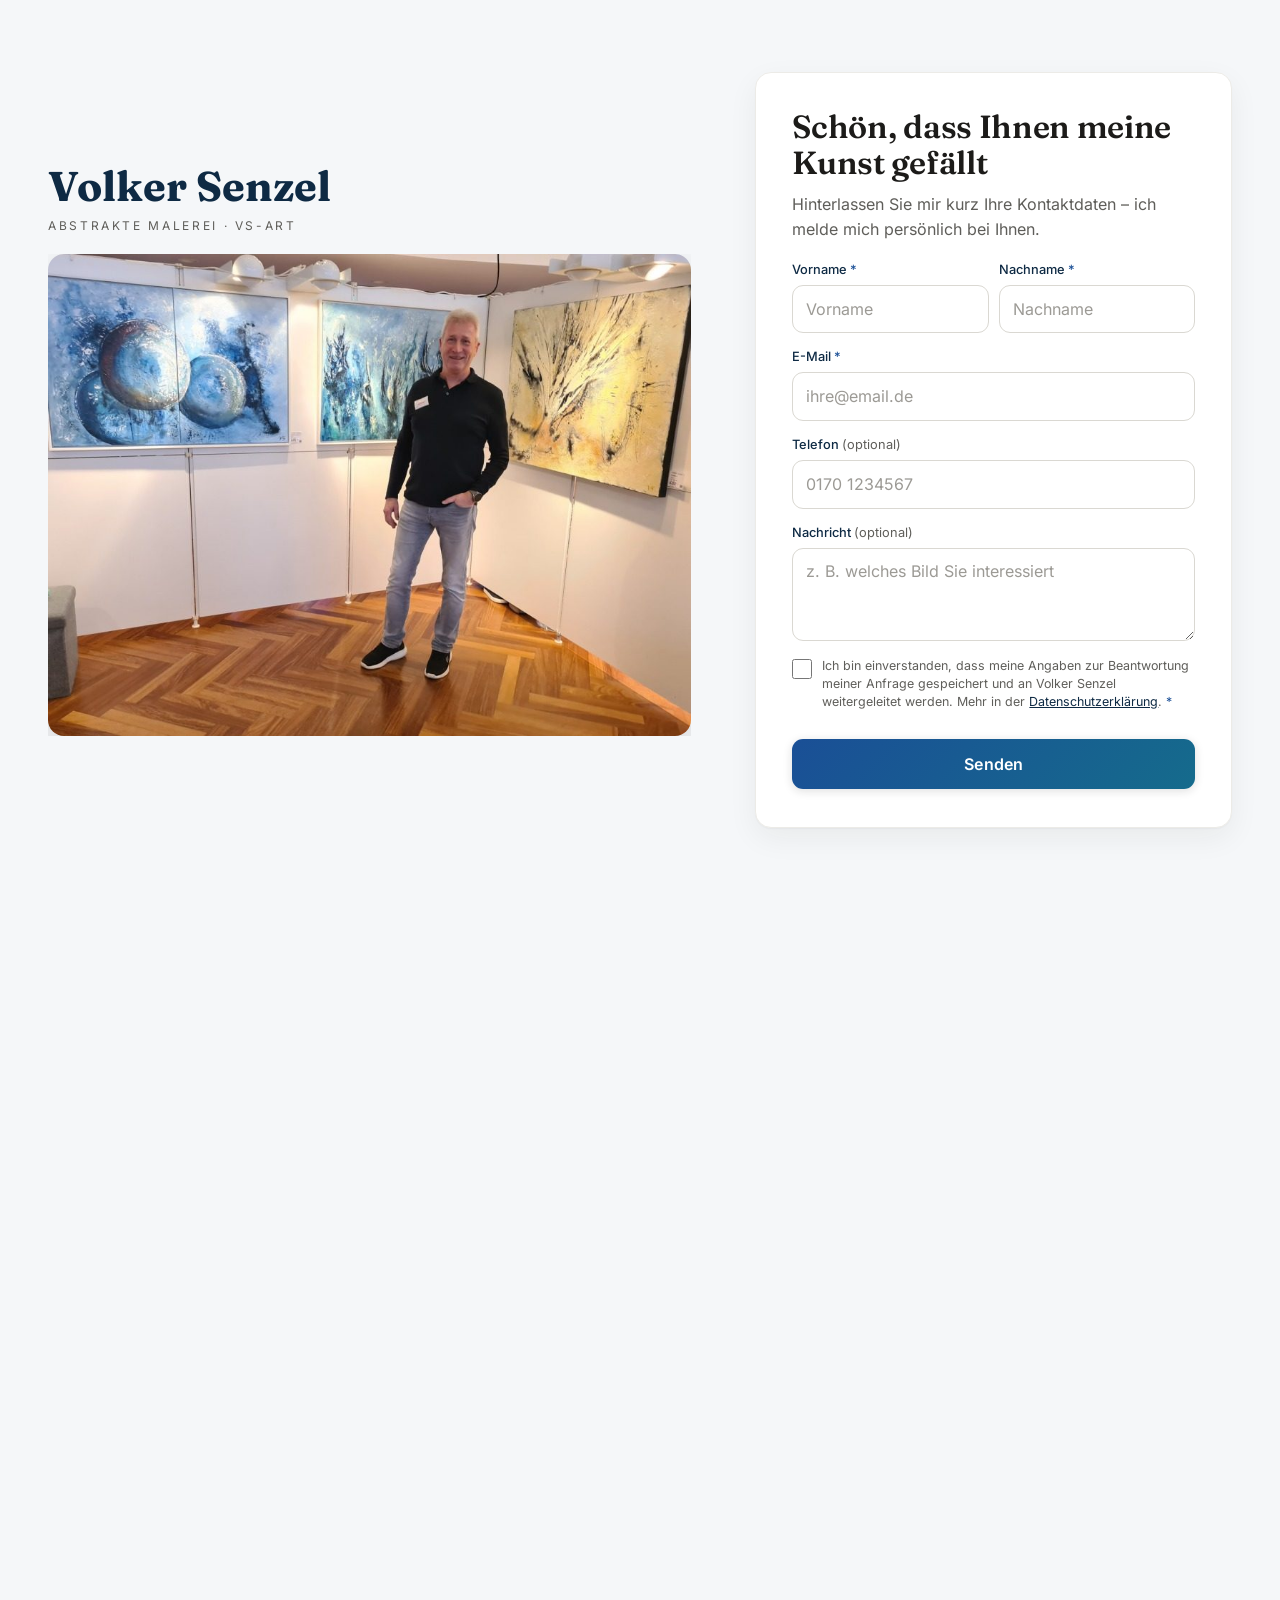
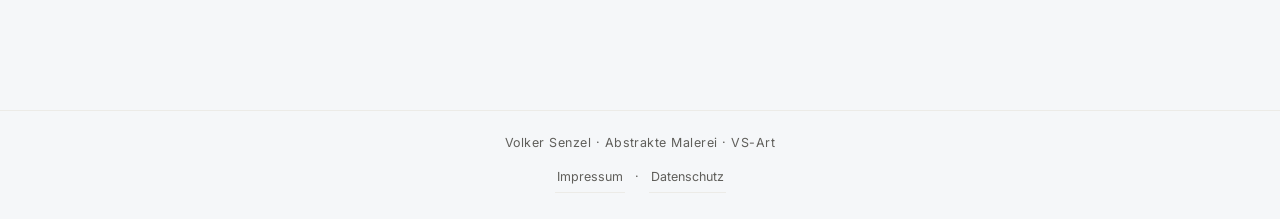
<file: index.html>
<!DOCTYPE html>
<html lang="de" class="no-js">
<head>
<meta charset="UTF-8">
<meta name="viewport" content="width=device-width, initial-scale=1, viewport-fit=cover">
<meta http-equiv="Content-Security-Policy" content="default-src 'none'; img-src 'self'; style-src 'self'; font-src 'self'; script-src 'self'; connect-src https://script.google.com https://script.googleusercontent.com; form-action 'none'; base-uri 'none'; upgrade-insecure-requests">
<meta name="referrer" content="strict-origin-when-cross-origin">
<title>Volker Senzel – Abstrakte Malerei · VS-Art | Kontakt</title>
<meta name="description" content="Interesse an der Kunst von Volker Senzel? Hinterlassen Sie hier Ihre Kontaktdaten.">
<meta name="theme-color" content="#F5F7F9">
<meta name="robots" content="noindex, nofollow">
<meta property="og:title" content="Volker Senzel – Kontakt">
<meta property="og:description" content="Interesse an der Kunst von Volker Senzel? Hinterlassen Sie hier Ihre Kontaktdaten.">
<meta property="og:image" content="https://kontaktseite.github.io/volker-senzel/hero.jpg">
<meta property="og:type" content="website">
<link rel="icon" href="logo.png">
<link rel="preload" href="fraunces-latin-600-normal.woff2" as="font" type="font/woff2" crossorigin>
<link rel="preload" href="inter-latin-400-normal.woff2" as="font" type="font/woff2" crossorigin>
<link rel="stylesheet" href="style.css">
<script src="script.js" defer></script>
</head>
<body>

<div class="stage">

  <!-- ===== Linke Spalte (Desktop) / oben (Handy) ===== -->
  <div class="col col-art">
    <header class="brand">
      <p class="brand-name">Volker Senzel</p>
      <p class="brand-sub">Abstrakte Malerei · VS-Art</p>
    </header>

    <figure class="hero">
      <img src="hero.jpg" alt="Volker Senzel in seiner Ausstellung vor seinen Bildern" fetchpriority="high" decoding="async" width="900" height="675">
    </figure>
  </div>

  <!-- ===== Rechte Spalte (Desktop) / darunter (Handy) ===== -->
  <div class="col col-form">
    <div class="card" id="card">

      <div id="formView">
        <h1>Schön, dass Ihnen meine Kunst gefällt</h1>
        <p class="lead">Hinterlassen Sie mir kurz Ihre Kontaktdaten – ich melde mich persönlich bei Ihnen.</p>

        <form id="contactForm" novalidate>
          <div class="row">
            <div class="field">
              <label for="vorname">Vorname <span class="req" aria-hidden="true">*</span></label>
              <input type="text" id="vorname" name="vorname" required autocomplete="given-name" maxlength="80" placeholder="Vorname" aria-describedby="err-vorname">
              <p class="error" id="err-vorname" role="alert"></p>
            </div>
            <div class="field">
              <label for="nachname">Nachname <span class="req" aria-hidden="true">*</span></label>
              <input type="text" id="nachname" name="nachname" required autocomplete="family-name" maxlength="80" placeholder="Nachname" aria-describedby="err-nachname">
              <p class="error" id="err-nachname" role="alert"></p>
            </div>
          </div>

          <div class="field">
            <label for="email">E-Mail <span class="req" aria-hidden="true">*</span></label>
            <input type="email" id="email" name="email" required inputmode="email" autocomplete="email" maxlength="254" placeholder="ihre@email.de" aria-describedby="err-email">
            <p class="error" id="err-email" role="alert"></p>
          </div>

          <div class="field">
            <label for="telefon">Telefon <span class="opt">(optional)</span></label>
            <input type="tel" id="telefon" name="telefon" inputmode="tel" autocomplete="tel" maxlength="30" placeholder="0170 1234567" aria-describedby="err-telefon">
            <p class="error" id="err-telefon" role="alert"></p>
          </div>

          <div class="field">
            <label for="nachricht">Nachricht <span class="opt">(optional)</span></label>
            <textarea id="nachricht" name="nachricht" rows="3" maxlength="2000" placeholder="z. B. welches Bild Sie interessiert"></textarea>
          </div>

          <div class="field consent">
            <label class="check" for="einwilligung">
              <input type="checkbox" id="einwilligung" name="einwilligung" required aria-describedby="err-einwilligung">
              <span>Ich bin einverstanden, dass meine Angaben zur Beantwortung meiner Anfrage gespeichert und an Volker Senzel weitergeleitet werden. Mehr in der <a href="datenschutz.html" target="_blank" rel="noopener">Datenschutzerklärung</a>. <span class="req" aria-hidden="true">*</span></span>
            </label>
            <p class="error" id="err-einwilligung" role="alert"></p>
          </div>

          <!-- Honeypot gegen Spam-Bots: für Menschen unsichtbar -->
          <div class="hp" aria-hidden="true"><label>Website (bitte leer lassen) <input type="text" name="website" tabindex="-1" autocomplete="off"></label></div>

          <button type="submit" class="btn-send" id="submitBtn">
            <span class="btn-label">Senden</span>
            <span class="spinner" aria-hidden="true"></span>
          </button>

          <p class="wait" id="waitNote" hidden>Einen Moment noch, Ihre Anfrage wird übertragen …</p>
          <p class="error form-error" id="err-form" role="alert"></p>
        </form>
      </div>

      <!-- Erfolgs-Ansicht -->
      <div id="successView" class="success" hidden tabindex="-1">
        <svg class="check" viewBox="0 0 52 52" aria-hidden="true">
          <circle class="check-circle" cx="26" cy="26" r="23" fill="none"/>
          <path class="check-mark" fill="none" d="M15 27 l7.5 7.5 L38 19"/>
        </svg>
        <h2>Nachricht erfolgreich gesendet!</h2>
        <p class="lead">Vielen Dank. Ich melde mich in Kürze bei Ihnen.</p>
        <div class="social-mount" id="successSocial"></div>
        <img class="success-logo" src="logo.png" alt="Logo von Volker Senzel" loading="lazy" decoding="async">
      </div>

    </div>
  </div>
</div>

<!-- ===== Werke ===== -->
<section class="section reveal" id="werke" aria-labelledby="werke-title">
  <h2 id="werke-title">Werke</h2>
  <ul class="works" id="werkeListe">
    <li class="work">
      <button type="button" class="work-open" data-src="werk-1.jpg" data-title="Blue Star" data-info="Mixed Media auf XL-Leinwand, 100 × 100 cm" aria-label="Blue Star – Werk von Volker Senzel groß anzeigen"><img src="werk-1.jpg" alt="Blue Star – Werk von Volker Senzel" width="900" height="894" loading="lazy" decoding="async"></button>
      <p class="work-title">Blue Star</p>
      <p class="work-info">Mixed Media auf XL-Leinwand, 100 × 100 cm</p>
    </li>
    <li class="work">
      <button type="button" class="work-open" data-src="werk-2.jpg" data-title="Deep Water" data-info="Mixed Media auf XL-Leinwand, 90 × 90 cm" aria-label="Deep Water – Werk von Volker Senzel groß anzeigen"><img src="werk-2.jpg" alt="Deep Water – Werk von Volker Senzel" width="900" height="907" loading="lazy" decoding="async"></button>
      <p class="work-title">Deep Water</p>
      <p class="work-info">Mixed Media auf XL-Leinwand, 90 × 90 cm</p>
    </li>
    <li class="work">
      <button type="button" class="work-open" data-src="werk-3.jpg" data-title="Magic Fire" data-info="Mixed Media auf XL-Leinwand, 100 × 100 cm" aria-label="Magic Fire – Werk von Volker Senzel groß anzeigen"><img src="werk-3.jpg" alt="Magic Fire – Werk von Volker Senzel" width="900" height="907" loading="lazy" decoding="async"></button>
      <p class="work-title">Magic Fire</p>
      <p class="work-info">Mixed Media auf XL-Leinwand, 100 × 100 cm</p>
    </li>
    <li class="work">
      <button type="button" class="work-open" data-src="werk-4.jpg" data-title="Golden Fleece" data-info="Mixed Media mit goldenem Schattenfugenrahmen, 94 × 74 cm" aria-label="Golden Fleece – Werk von Volker Senzel groß anzeigen"><img src="werk-4.jpg" alt="Golden Fleece – Werk von Volker Senzel" width="857" height="1080" loading="lazy" decoding="async"></button>
      <p class="work-title">Golden Fleece</p>
      <p class="work-info">Mixed Media mit goldenem Schattenfugenrahmen, 94 × 74 cm</p>
    </li>
    <li class="work work--extra">
      <button type="button" class="work-open" data-src="werk-5.jpg" data-title="Coral 1" data-info="Mixed Media auf XL-Leinwand, 90 × 90 cm" aria-label="Coral 1 – Werk von Volker Senzel groß anzeigen"><img src="werk-5.jpg" alt="Coral 1 – Werk von Volker Senzel" width="900" height="900" loading="lazy" decoding="async"></button>
      <p class="work-title">Coral 1</p>
      <p class="work-info">Mixed Media auf XL-Leinwand, 90 × 90 cm</p>
    </li>
    <li class="work work--extra">
      <button type="button" class="work-open" data-src="werk-6.jpg" data-title="Fusionen 4" data-info="Mixed Media auf XL-Leinwand, 90 × 90 cm" aria-label="Fusionen 4 – Werk von Volker Senzel groß anzeigen"><img src="werk-6.jpg" alt="Fusionen 4 – Werk von Volker Senzel" width="900" height="905" loading="lazy" decoding="async"></button>
      <p class="work-title">Fusionen 4</p>
      <p class="work-info">Mixed Media auf XL-Leinwand, 90 × 90 cm</p>
    </li>
    <li class="work work--extra">
      <button type="button" class="work-open" data-src="werk-7.jpg" data-title="Klimawandel" data-info="Mixed Media auf XL-Leinwand, 90 × 120 cm" aria-label="Klimawandel – Werk von Volker Senzel groß anzeigen"><img src="werk-7.jpg" alt="Klimawandel – Werk von Volker Senzel" width="900" height="694" loading="lazy" decoding="async"></button>
      <p class="work-title">Klimawandel</p>
      <p class="work-info">Mixed Media auf XL-Leinwand, 90 × 120 cm</p>
    </li>
    <li class="work work--extra">
      <button type="button" class="work-open" data-src="werk-8.jpg" data-title="Landscape 4" data-info="Mixed Media auf XL-Leinwand, 100 × 140 cm" aria-label="Landscape 4 – Werk von Volker Senzel groß anzeigen"><img src="werk-8.jpg" alt="Landscape 4 – Werk von Volker Senzel" width="900" height="655" loading="lazy" decoding="async"></button>
      <p class="work-title">Landscape 4</p>
      <p class="work-info">Mixed Media auf XL-Leinwand, 100 × 140 cm</p>
    </li>
    <li class="work work--extra">
      <button type="button" class="work-open" data-src="werk-9.jpg" data-title="Frosted" data-info="Acryl gespachtelt auf XL-Leinwand, 80 × 120 cm" aria-label="Frosted – Werk von Volker Senzel groß anzeigen"><img src="werk-9.jpg" alt="Frosted – Werk von Volker Senzel" width="900" height="613" loading="lazy" decoding="async"></button>
      <p class="work-title">Frosted</p>
      <p class="work-info">Acryl gespachtelt auf XL-Leinwand, 80 × 120 cm</p>
    </li>
  </ul>
  <div class="works-more-wrap"><button type="button" class="works-more" id="worksMore" aria-expanded="false" aria-controls="werkeListe" data-mehr="Alle 9 Werke anzeigen" data-weniger="Weniger anzeigen">Alle 9 Werke anzeigen</button></div>
</section>

<!-- ===== Über ===== -->
<section class="section about reveal" id="ueber" aria-labelledby="ueber-title">
  <h2 id="ueber-title">Über den Künstler</h2>
  <img class="portrait" src="portrait.jpg" alt="Porträt von Volker Senzel" loading="lazy" decoding="async">
  <div class="about-text">
    <p>Schon in seiner Jugend begeisterte sich Volker Senzel für die Kunst und finanzierte sein Technikstudium mit Auftragsbildern in Öl. Nach vielen Jahren als Verkaufsleiter fand er zurück zur Malerei und malt seit 2013 großformatige abstrakte Bilder in Acryl und Mixed Media. Seine Werke entstehen ohne Vorlage, aus Stimmung und Experiment, und leben von kräftigen Strukturen und leuchtenden Farben. Zu sehen sind sie in seinen Galerien im Hessen-Center, im Isenburg-Zentrum und im LOOP5.</p>
    <div class="social-mount" id="socialSource">
      <a class="social-btn sb-1" href="https://www.instagram.com/volker_senzel/" target="_blank" rel="noopener">
        <span class="social-veil"></span>
        <span class="social-content"><svg viewBox="0 0 24 24" fill="none" stroke="currentColor" stroke-width="1.8" stroke-linecap="round" stroke-linejoin="round" aria-hidden="true"><rect x="3" y="3" width="18" height="18" rx="5"/><circle cx="12" cy="12" r="4"/><circle cx="17.5" cy="6.5" r="1.1" fill="currentColor" stroke="none"/></svg> Auf Instagram folgen</span>
      </a>
      <a class="social-btn sb-2" href="https://www.facebook.com/vsart2015/" target="_blank" rel="noopener">
        <span class="social-veil"></span>
        <span class="social-content"><svg viewBox="0 0 24 24" fill="none" stroke="currentColor" stroke-width="1.8" stroke-linecap="round" stroke-linejoin="round" aria-hidden="true"><path d="M15 3h-2.5A3.5 3.5 0 0 0 9 6.5V9H6.5v3.5H9V21h3.5v-8.5H15l.5-3.5h-3V7a1 1 0 0 1 1-1H15z"/></svg> Auf Facebook folgen</span>
      </a>
      <a class="social-btn sb-3" href="https://www.vs-art.net/" target="_blank" rel="noopener">
        <span class="social-veil"></span>
        <span class="social-content"><svg viewBox="0 0 24 24" fill="none" stroke="currentColor" stroke-width="1.8" stroke-linecap="round" stroke-linejoin="round" aria-hidden="true"><circle cx="12" cy="12" r="9"/><path d="M3 12h18"/><path d="M12 3c2.5 2.7 3.8 5.7 3.8 9S14.5 18.3 12 21C9.5 18.3 8.2 15.3 8.2 12S9.5 5.7 12 3z"/></svg> Zur Website</span>
      </a>
    </div>
  </div>
</section>

<dialog class="lightbox" id="lightbox" aria-label="Werk groß ansehen">
  <button type="button" class="lightbox-close" id="lightboxClose" aria-label="Schließen">×</button>
  <button type="button" class="lightbox-nav lightbox-prev" id="lightboxPrev" aria-label="Vorheriges Werk">‹</button>
  <img id="lightboxImg" src="hero.jpg" alt="">
  <button type="button" class="lightbox-nav lightbox-next" id="lightboxNext" aria-label="Nächstes Werk">›</button>
  <p class="lightbox-title" id="lightboxTitle"></p>
  <p class="lightbox-info" id="lightboxInfo"></p>
</dialog>

<footer class="footer">
  <p class="footer-brand">Volker Senzel · Abstrakte Malerei · VS-Art</p>
  <nav>
    <a href="https://www.vs-art.net/impressum/" target="_blank" rel="noopener">Impressum</a>
    <span aria-hidden="true">·</span>
    <a href="datenschutz.html">Datenschutz</a>
  </nav>
</footer>

</body>
</html>
</file>
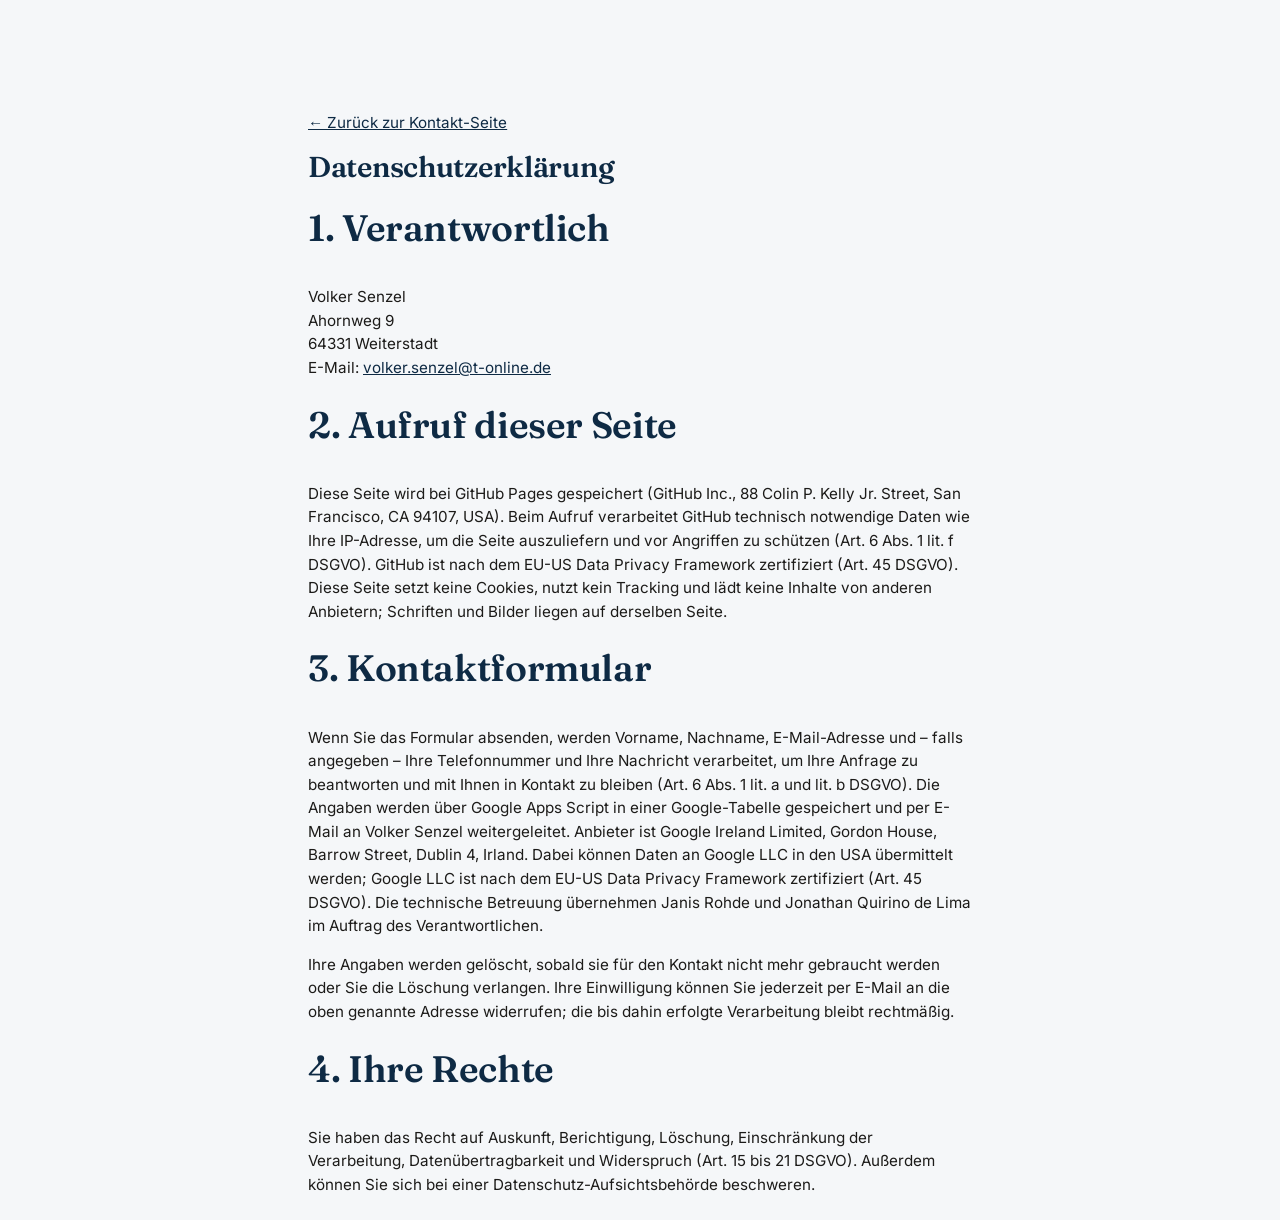
<file: datenschutz.html>
<!DOCTYPE html>
<html lang="de">
<head>
<meta charset="UTF-8">
<meta name="viewport" content="width=device-width, initial-scale=1">
<meta http-equiv="Content-Security-Policy" content="default-src 'none'; style-src 'self'; font-src 'self'; img-src 'self'; base-uri 'none'; form-action 'none'">
<meta name="robots" content="noindex">
<title>Datenschutzerklärung – Volker Senzel</title>
<link rel="stylesheet" href="style.css">
</head>
<body class="legal">
<main class="section legal-text">
<p><a href="index.html">← Zurück zur Kontakt-Seite</a></p>
<h1>Datenschutzerklärung</h1>
<h2>1. Verantwortlich</h2>
<p>Volker Senzel<br>Ahornweg 9<br>64331 Weiterstadt<br>E-Mail: <a href="mailto:volker.senzel@t-online.de">volker.senzel@t-online.de</a></p>
<h2>2. Aufruf dieser Seite</h2>
<p>Diese Seite wird bei GitHub Pages gespeichert (GitHub Inc., 88 Colin P. Kelly Jr. Street, San Francisco, CA 94107, USA). Beim Aufruf verarbeitet GitHub technisch notwendige Daten wie Ihre IP-Adresse, um die Seite auszuliefern und vor Angriffen zu schützen (Art. 6 Abs. 1 lit. f DSGVO). GitHub ist nach dem EU-US Data Privacy Framework zertifiziert (Art. 45 DSGVO). Diese Seite setzt keine Cookies, nutzt kein Tracking und lädt keine Inhalte von anderen Anbietern; Schriften und Bilder liegen auf derselben Seite.</p>
<h2>3. Kontaktformular</h2>
<p>Wenn Sie das Formular absenden, werden Vorname, Nachname, E-Mail-Adresse und – falls angegeben – Ihre Telefonnummer und Ihre Nachricht verarbeitet, um Ihre Anfrage zu beantworten und mit Ihnen in Kontakt zu bleiben (Art. 6 Abs. 1 lit. a und lit. b DSGVO). Die Angaben werden über Google Apps Script in einer Google-Tabelle gespeichert und per E-Mail an Volker Senzel weitergeleitet. Anbieter ist Google Ireland Limited, Gordon House, Barrow Street, Dublin 4, Irland. Dabei können Daten an Google LLC in den USA übermittelt werden; Google LLC ist nach dem EU-US Data Privacy Framework zertifiziert (Art. 45 DSGVO). Die technische Betreuung übernehmen Janis Rohde und Jonathan Quirino de Lima im Auftrag des Verantwortlichen.</p>
<p>Ihre Angaben werden gelöscht, sobald sie für den Kontakt nicht mehr gebraucht werden oder Sie die Löschung verlangen. Ihre Einwilligung können Sie jederzeit per E-Mail an die oben genannte Adresse widerrufen; die bis dahin erfolgte Verarbeitung bleibt rechtmäßig.</p>
<h2>4. Ihre Rechte</h2>
<p>Sie haben das Recht auf Auskunft, Berichtigung, Löschung, Einschränkung der Verarbeitung, Datenübertragbarkeit und Widerspruch (Art. 15 bis 21 DSGVO). Außerdem können Sie sich bei einer Datenschutz-Aufsichtsbehörde beschweren.</p>
</main>
</body>
</html>
</file>
<file: style.css>
/* =========================================================
   Kontakt-Seite mit QR-Code – Mobile First, flache Pfade
   Aufbau wie die bisherigen Kunden-Seiten, Farben je Künstler
   ========================================================= */
@font-face{font-family:"Fraunces";font-style:normal;font-weight:600;font-display:swap;src:url("fraunces-latin-600-normal.woff2") format("woff2");}
@font-face{font-family:"Fraunces";font-style:normal;font-weight:700;font-display:swap;src:url("fraunces-latin-700-normal.woff2") format("woff2");}
@font-face{font-family:"Inter";font-style:normal;font-weight:400;font-display:swap;src:url("inter-latin-400-normal.woff2") format("woff2");}
@font-face{font-family:"Inter";font-style:normal;font-weight:500;font-display:swap;src:url("inter-latin-500-normal.woff2") format("woff2");}
@font-face{font-family:"Inter";font-style:normal;font-weight:600;font-display:swap;src:url("inter-latin-600-normal.woff2") format("woff2");}

:root{
  --bg:#F5F7F9;
  --surface:#FFFFFF;
  --border:#ECEBE7;
  --text:#1C1B19;
  --muted:#5F5E5A;
  --dunkel:#0E2A44;
  --akzent:#1A4F96;
  --akzent-rgb:26,79,150;
  --knopf:linear-gradient(135deg,#1A4F96,#156B8C);
  --knopf-text:#FFFFFF;
  --success:#15803D;
  --radius:16px;
  --radius-sm:11px;
  --shadow-card:0 1px 2px rgba(28,27,25,.04), 0 10px 30px rgba(28,27,25,.06);
  --shadow-btn:0 2px 10px rgba(28,27,25,.14);
  --maxw:1180px;
}
*,*::before,*::after{box-sizing:border-box;}
html{-webkit-text-size-adjust:100%;}
body{margin:0;background:var(--bg);color:var(--text);font-family:"Inter",-apple-system,BlinkMacSystemFont,"Segoe UI",Roboto,sans-serif;font-size:16px;line-height:1.55;-webkit-font-smoothing:antialiased;}
img{max-width:100%;display:block;}
h1,h2{font-family:"Fraunces","Georgia",serif;font-weight:600;line-height:1.15;letter-spacing:-.01em;margin:0;}
a{color:var(--dunkel);}
:focus-visible{outline:2px solid var(--akzent);outline-offset:3px;border-radius:4px;}

/* ---------- Erster Bildschirm ---------- */
.stage{max-width:var(--maxw);margin:0 auto;padding:14px 18px 4px;}
.col-art{display:flex;flex-direction:column;gap:10px;}
.brand{text-align:center;}
.brand-name{font-family:"Fraunces","Georgia",serif;font-weight:700;color:var(--dunkel);font-size:clamp(1.35rem,6vw,1.7rem);line-height:1.1;margin:0;}
.brand-sub{font-size:.66rem;letter-spacing:.22em;text-transform:uppercase;color:var(--muted);margin:5px 0 0;}
.hero{margin:0;border-radius:var(--radius);overflow:hidden;background:var(--surface);box-shadow:var(--shadow-card);}
.hero img{width:100%;height:auto;max-height:44svh;object-fit:contain;}  /* Werk immer vollständig zeigen */

/* ---------- Karte + Formular ---------- */
.card{background:var(--surface);border:1px solid var(--border);border-radius:var(--radius);box-shadow:var(--shadow-card);padding:15px 15px 18px;margin-top:10px;animation:cardIn .55s cubic-bezier(.22,.61,.36,1) both;}
@keyframes cardIn{from{opacity:0;transform:translateY(14px);}to{opacity:1;transform:none;}}
.card h1{font-size:clamp(1.22rem,5.2vw,1.55rem);color:var(--text);}
.card h2{font-size:clamp(1.3rem,5.5vw,1.7rem);}
.lead{color:var(--muted);font-size:.92rem;margin:6px 0 11px;}
.row{display:flex;gap:10px;}
.row .field{flex:1 1 0;min-width:0;}
.field{margin-bottom:9px;}
label{display:block;font-size:.8rem;font-weight:500;color:var(--dunkel);margin-bottom:5px;}
.req{color:var(--akzent);}
.opt{color:var(--muted);font-weight:400;}
input[type="text"],input[type="email"],input[type="tel"],textarea{width:100%;min-height:46px;padding:11px 13px;font:inherit;font-size:16px;color:var(--text);background:var(--surface);border:1px solid #DAD8D2;border-radius:var(--radius-sm);transition:border-color .18s ease, box-shadow .18s ease;}
textarea{min-height:88px;resize:vertical;line-height:1.45;display:block;}
input::placeholder,textarea::placeholder{color:#9C9A95;}
textarea:focus,input:focus{outline:none;border-color:var(--akzent);box-shadow:0 0 0 3px rgba(var(--akzent-rgb),.22);}
input.invalid{border-color:#C0392B;}
input.invalid:focus{box-shadow:0 0 0 3px rgba(192,57,43,.15);}
.consent{margin-top:4px;}
.check{display:flex;align-items:flex-start;gap:10px;font-size:.78rem;font-weight:400;color:var(--muted);line-height:1.45;cursor:pointer;margin:0;min-height:44px;padding:2px 0;}
.check input[type="checkbox"]{flex:0 0 auto;width:20px;height:20px;margin:2px 0 0;accent-color:var(--akzent);cursor:pointer;}
.check a{color:var(--dunkel);}
.hp{position:absolute!important;left:-9999px;width:1px;height:1px;overflow:hidden;}
.error{color:#C0392B;font-size:.75rem;margin:5px 0 0;}
.error:empty{display:none;}
.form-error{margin-top:10px;text-align:center;font-size:.8rem;}
.wait{margin:10px 0 0;text-align:center;font-size:.8rem;color:var(--muted);}
.btn-send{position:relative;width:100%;min-height:50px;margin-top:12px;border:0;border-radius:var(--radius-sm);background:var(--knopf);color:var(--knopf-text);font:inherit;font-weight:600;font-size:1rem;letter-spacing:.01em;cursor:pointer;box-shadow:var(--shadow-btn);transition:transform .12s ease, filter .18s ease;}
.btn-send:hover{filter:brightness(1.06);}
.btn-send:active{transform:translateY(1px);}
.btn-send[disabled]{cursor:progress;filter:saturate(.7);}
.spinner{display:none;position:absolute;top:50%;left:50%;width:18px;height:18px;margin:-9px 0 0 -9px;border:2px solid currentColor;border-top-color:transparent;border-radius:50%;animation:spin .7s linear infinite;}
@keyframes spin{to{transform:rotate(360deg);}}
.btn-send.loading .btn-label{visibility:hidden;}
.btn-send.loading .spinner{display:block;}

/* ---------- Erfolg ---------- */
.confetti{position:fixed;inset:0;pointer-events:none;overflow:hidden;z-index:50;}
.confetti i{position:absolute;top:-16px;left:var(--x);width:var(--w);height:calc(var(--w) * .45);background:var(--c);border-radius:2px;opacity:.95;animation:fall var(--dur) var(--delay) cubic-bezier(.25,.6,.4,1) forwards;}
.confetti i.round{height:var(--w);border-radius:50%;}
@keyframes fall{to{transform:translate(var(--drift),110vh) rotate(var(--rot));opacity:.9;}}
.success{text-align:center;padding:8px 0 4px;outline:none;}
.success h2{margin-top:12px;color:var(--dunkel);}
.success .lead{margin:8px 0 18px;}
.check-circle,.check-mark{stroke:var(--success);stroke-width:3;stroke-linecap:round;stroke-linejoin:round;}
svg.check{width:74px;height:74px;margin:0 auto;display:block;}
.check-circle{stroke-dasharray:145;stroke-dashoffset:145;animation:draw .6s ease-out forwards;}
.check-mark{stroke-dasharray:40;stroke-dashoffset:40;animation:draw .35s .5s ease-out forwards;}
@keyframes draw{to{stroke-dashoffset:0;}}
.success-logo{width:100%;max-width:160px;height:auto;margin:22px auto 4px;}

/* ---------- Knöpfe Instagram / Website ---------- */
.social-mount{display:flex;flex-direction:column;gap:12px;margin-top:18px;}
.social-mount:empty{display:none;}
.social-btn{position:relative;display:flex;align-items:center;justify-content:center;min-height:56px;padding:14px 18px;border-radius:var(--radius-sm);overflow:hidden;background-color:var(--dunkel);background-size:cover;background-position:center;text-decoration:none;box-shadow:var(--shadow-btn);transition:transform .15s ease, box-shadow .2s ease;}
.social-btn:hover{transform:translateY(-1px);box-shadow:0 6px 18px rgba(28,27,25,.2);}
.social-veil{position:absolute;inset:0;background:rgba(20,20,20,.48);}
.social-content{position:relative;display:inline-flex;align-items:center;gap:9px;color:#fff;font-weight:600;font-size:.95rem;text-align:center;text-shadow:0 1px 6px rgba(0,0,0,.35);}
.social-content svg{width:20px;height:20px;flex:0 0 auto;}

/* ---------- Untere Bereiche ---------- */
.section{max-width:var(--maxw);margin:0 auto;padding:34px 18px 6px;}
.section h2{font-size:clamp(1.25rem,5vw,1.7rem);color:var(--dunkel);margin-bottom:16px;}
/* Werke als Galerie: jedes Werk vollständig, nichts abgeschnitten */
.works{list-style:none;margin:0;padding:0;columns:2;column-gap:14px;}
.work{break-inside:avoid;margin:0 0 18px;}
.work-open{display:block;width:100%;padding:0;border:0;background:none;cursor:zoom-in;border-radius:var(--radius-sm);}
.work img{width:100%;height:auto;border-radius:var(--radius-sm);background:var(--border);box-shadow:var(--shadow-card);transition:transform .25s ease, box-shadow .25s ease;}
.work-open:hover img{transform:translateY(-3px);box-shadow:0 14px 34px rgba(28,27,25,.16);}
.lightbox{border:0;padding:0;background:transparent;max-width:min(94vw,1400px);max-height:94vh;overflow:visible;}
.lightbox::backdrop{background:rgba(12,12,14,.88);}
.lightbox img{max-width:min(94vw,1400px);max-height:84vh;width:auto;height:auto;margin:0 auto;border-radius:8px;}
.lightbox-title{color:#fff;text-align:center;font-family:"Fraunces","Georgia",serif;font-size:1.1rem;margin:12px 0 0;}
.lightbox-title:empty,.lightbox-info:empty{display:none;}
.lightbox-info{color:rgba(255,255,255,.75);text-align:center;font-size:.85rem;margin:4px 0 0;}
.lightbox-nav{position:fixed;top:50%;transform:translateY(-50%);width:48px;height:64px;border:0;border-radius:12px;background:rgba(255,255,255,.14);color:#fff;font-size:36px;line-height:1;cursor:pointer;}
.lightbox-prev{left:14px;} .lightbox-next{right:14px;}
.lightbox-nav:hover,.lightbox-close:hover{background:rgba(255,255,255,.26);}
/* Werke: zuerst nur einige, Rest per Knopf */
html:not(.no-js) .works:not(.offen) .work--extra{display:none;}
.works-more-wrap{text-align:center;margin:6px 0 0;}
.works-more{font:inherit;font-weight:600;font-size:.95rem;color:var(--dunkel);background:var(--surface);border:1.5px solid var(--dunkel);border-radius:999px;padding:12px 26px;min-height:46px;cursor:pointer;box-shadow:var(--shadow-card);transition:background .18s ease,color .18s ease;}
.works-more:hover{background:var(--dunkel);color:#fff;}
.lightbox-close{position:fixed;top:14px;right:18px;width:44px;height:44px;border:0;border-radius:50%;background:rgba(255,255,255,.14);color:#fff;font-size:28px;line-height:1;cursor:pointer;}
.work-title{font-family:"Fraunces","Georgia",serif;font-size:.95rem;color:var(--dunkel);margin:8px 0 0;text-align:center;}
.work-info{font-size:.75rem;color:var(--muted);margin:2px 0 0;text-align:center;}
.about{padding-top:38px;text-align:center;max-width:760px;}
.about h2{margin-bottom:18px;}
.portrait{width:150px;height:150px;object-fit:cover;border-radius:50%;margin:0 auto 18px;background:var(--border);border:4px solid var(--surface);box-shadow:var(--shadow-card);}
.about-text p{color:var(--muted);font-size:.95rem;margin:0 0 12px;}
.about .social-mount{text-align:left;}
.footer{max-width:var(--maxw);margin:38px auto 0;padding:22px 18px calc(26px + env(safe-area-inset-bottom));border-top:1px solid var(--border);text-align:center;color:var(--muted);font-size:.78rem;}
.footer-brand{margin:0 0 8px;letter-spacing:.04em;}
.footer nav{display:flex;justify-content:center;align-items:center;gap:10px;}
.footer a{color:var(--muted);text-decoration:none;border-bottom:1px solid var(--border);padding:6px 2px;}
.footer a:hover{color:var(--dunkel);}
.reveal{opacity:0;transform:translateY(18px);transition:opacity .6s ease, transform .6s cubic-bezier(.22,.61,.36,1);}
.reveal.visible{opacity:1;transform:none;}
.no-js .reveal{opacity:1;transform:none;}

/* ---------- Impressum / Datenschutz ---------- */
.legal-text{max-width:760px;padding-bottom:48px;}
.legal-text h1{color:var(--dunkel);font-size:1.8rem;margin:10px 0 18px;}
.legal-text h2{font-size:1.1rem;margin:24px 0 8px;}
.legal-text p{color:var(--text);font-size:.95rem;}

/* ---------- Desktop ab 900 px: zwei Spalten ---------- */
@media (min-width:900px){
  :root{--maxw:1280px;}
  .stage{display:grid;grid-template-columns:minmax(0,1.35fr) minmax(400px,1fr);gap:64px;align-items:center;min-height:100svh;padding:40px 48px;}
  .col-art{gap:18px;}
  .brand{text-align:left;}
  .brand-name{font-size:2.6rem;}
  .brand-sub{font-size:.75rem;margin-top:8px;}
  .hero{background:transparent;box-shadow:none;border-radius:0;}
  .hero img{width:auto;max-width:100%;height:auto;max-height:min(74svh,760px);border-radius:var(--radius);box-shadow:0 18px 50px rgba(28,27,25,.16);}
  .col-form{display:flex;align-items:center;}
  .card{width:100%;max-width:520px;margin-top:0;padding:36px 36px 38px;}
  .card h1{font-size:2rem;}
  .lead{font-size:1rem;margin:10px 0 18px;}
  .field{margin-bottom:14px;}
  .social-mount{flex-direction:row;}
  .social-btn{flex:1 1 0;}
  .section{padding:96px 48px 8px;}
  .section h2{font-size:2.3rem;margin-bottom:36px;}
  .works{columns:2;column-gap:44px;}
  .works.offen,.works--viele{columns:3;column-gap:36px;}
  .work{margin-bottom:40px;}
  .work-title{font-size:1.2rem;margin-top:14px;}
  .work-info{font-size:.88rem;}
  .about{max-width:820px;}
  .about h2{margin-bottom:24px;}
  .portrait{width:180px;height:180px;margin-bottom:24px;}
  .about-text p{font-size:1.08rem;line-height:1.7;margin-bottom:16px;}
  .footer{margin-top:80px;}
}
@media (prefers-reduced-motion:reduce){
  *,*::before,*::after{animation-duration:.001ms!important;animation-iteration-count:1!important;transition-duration:.001ms!important;}
  .reveal{opacity:1;transform:none;}
}

.sb-1{background-image:url('werk-1.jpg');}
.sb-2{background-image:url('werk-2.jpg');}
.sb-3{background-image:url('werk-3.jpg');}
</file>
